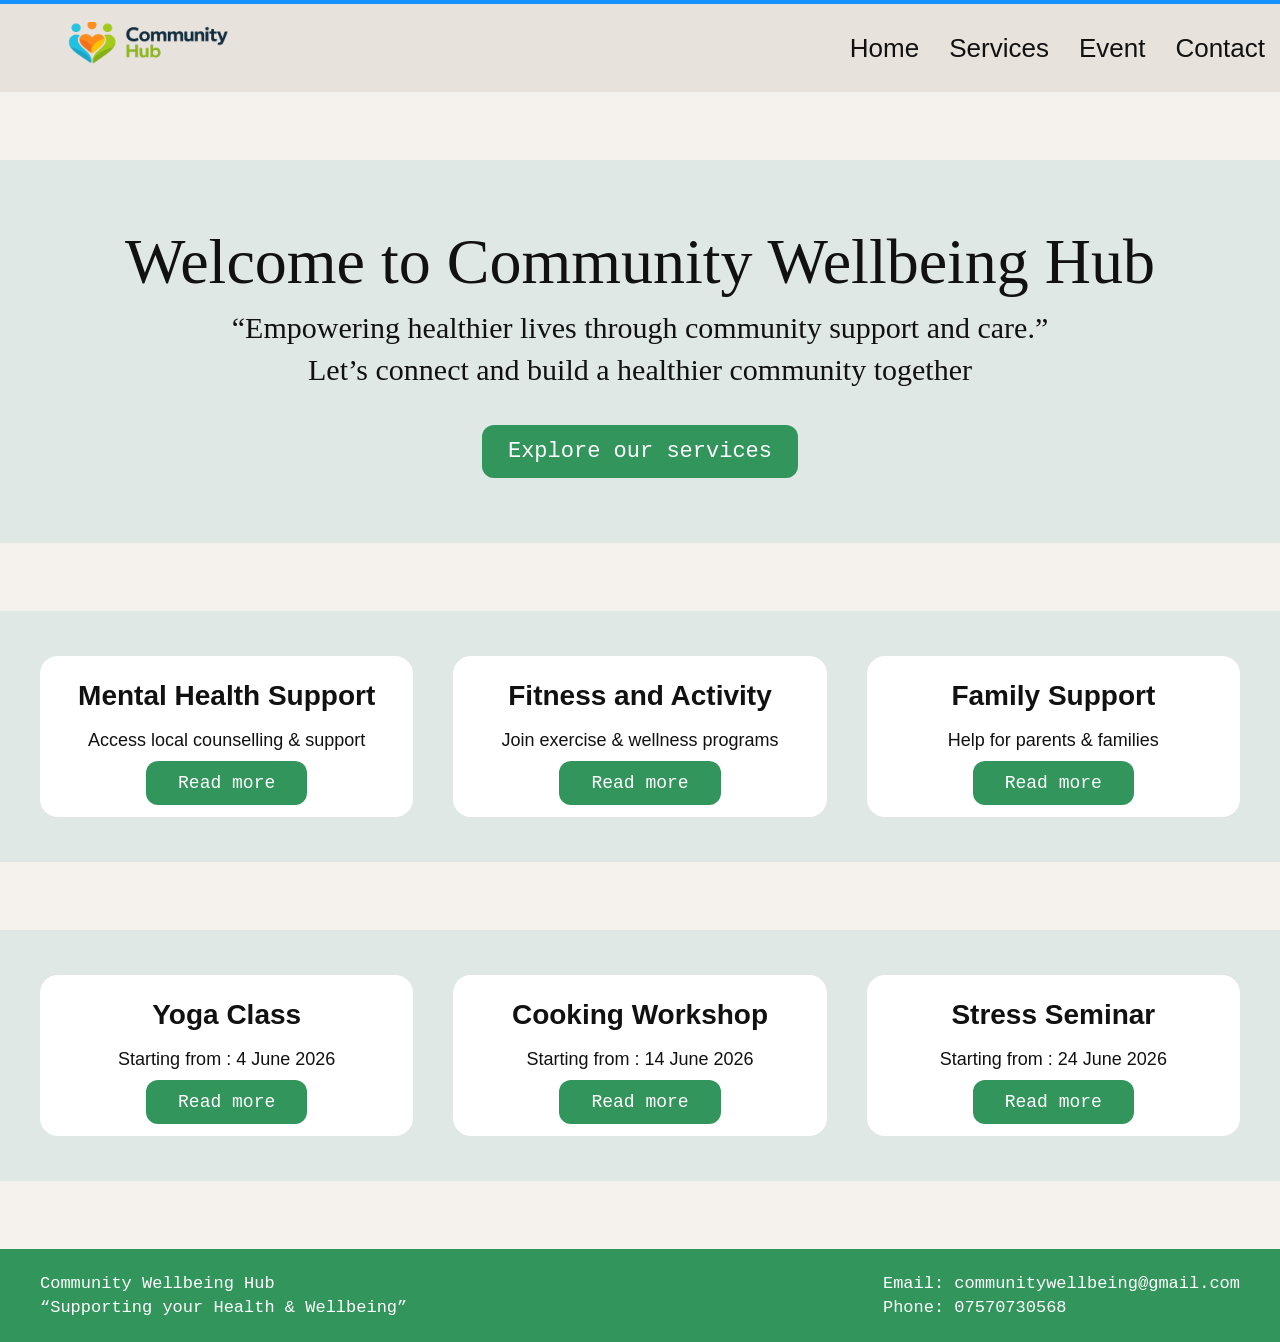
<file: index.html>
<!DOCTYPE html>
<html lang="en"> <!-- just defining the language as english -->
<head>
  <title>Community Wellbeing Hub</title>
  <meta charset="UTF-8"> 
  
  <meta name="viewport" content="width=device-width, initial-scale=1.0"> <!--making webiste workable in mobile as well -->
  <link rel="stylesheet" href="homepage.css" /> <!--connecting homepage file with its css file to import all styling-->
</head>
<body>
  <header class="fornavbar"> <!--starting with navbar section which is in the top of page-->
    <div class="logo-area"> <!-- describing class for logo where logo's image get in -->
      <img src="logo.png" alt="Community Hub Logo" class="logo" height="40" width="50"/> <!-- defining size for logo -->
    </div>

    <button class="hamburger" id="hamburger" aria-label="Toggle navigation">
      <span></span>
      <span></span>
      <span></span>
    </button>

    <nav class="navbar" id="main-navbar">
      <a href="index.html">Home</a> <!-- linking all the webpages with the button from navbar -->
      <a href="servicepage.html">Services</a>
      <a href="eventpage.html">Event</a>
      <a href="contactpage.html">Contact</a>
    </nav>
  </header>

  
  <section class="makinggap"></section> <!-- giving a space or a small gap between two sections -->

 
  <section class="hero">  <!-- now the main section of page i.e. hero section starts -->
    <div class="hero-content">  <!-- defining how the text looks in this section from class called "hero" -->
      <h1>Welcome to Community Wellbeing Hub</h1>  <!-- main headline of homepage -->
      <p>“Empowering healthier lives through community support and care.”</p>  <!-- simple intro line for the website -->
      <p>Let’s connect and build a healthier community together</p>
      <a href="servicepage.html" class="main-btn">Explore our services</a>  <!-- declaring the main button of page where its structure is 
                                                                defined from the class mentioned inside-->
    </div>
  </section>

  
  <section class="makinggap"></section>  <!-- This one will give space between section like it did earlier -->

  
  <section class="card-section"> <!-- creatinhg a section where i can put all those service card in a specfic section -->
    <div class="cards-container">
      <div class="card"> <!-- creating three different cards step by step and adding some text and a button inside it -->
        <h3>Mental Health Support</h3>
        <p>Access local counselling & support</p>
        <a class="card-btn" href="servicepage.html">Read more</a> <!-- making the button clickable by inserting the class inside button -->
      </div>

      <div class="card">
        <h3>Fitness and Activity</h3>
        <p>Join exercise & wellness programs</p>
        <a class="card-btn" href="servicepage.html">Read more</a>
      </div>

      <div class="card">
        <h3>Family Support</h3>
        <p>Help for parents & families</p>
        <a class="card-btn" href="servicepage.html">Read more</a>
      </div>
    </div>
  </section>

  
  <section class="makinggap"></section><!-- Making another gap between two section -->

  
  <section class="card-section"> <!-- defining another section as my service section is over and now starting section for event -->
    <div class="cards-container"> <!-- defining cards structure in the same way I did in service section, so calling same class -->
      <div class="card">
        <h3>Yoga Class</h3>
        <p>Starting from : 4 June 2026</p>
               <a class="card-btn" href="eventpage.html">Read more</a>

      </div>

      <div class="card">
        <h3>Cooking Workshop</h3>
        <p>Starting from : 14 June 2026</p>
                     <a class="card-btn" href="eventpage.html">Read more</a>

      </div>

      <div class="card">
        <h3>Stress Seminar</h3>
        <p>Starting from : 24 June 2026</p>
                       <a class="card-btn" href="eventpage.html">Read more</a>

      </div>
    </div>
  </section>

  
  <section class="makinggap"></section> <!-- again putting another gap between sections -->

 
  <footer class="footer"> <!-- From here footer section starts -->
    <div class="footer-left"> <!-- First we are designing text for left hand side -->
      <p>Community Wellbeing Hub</p>
      <p>“Supporting your Health & Wellbeing”</p>
    </div>

    <div class="footer-right"> <!-- After completing left side, starting with right hand side of footer -->
      <p>Email: communitywellbeing@gmail.com</p>
      <p>Phone: 07570730568</p>
    </div>
  </footer>

  <script src="nav.js"></script> <!-- simple mobile navigation toggle script -->
</body>
</html>
</file>
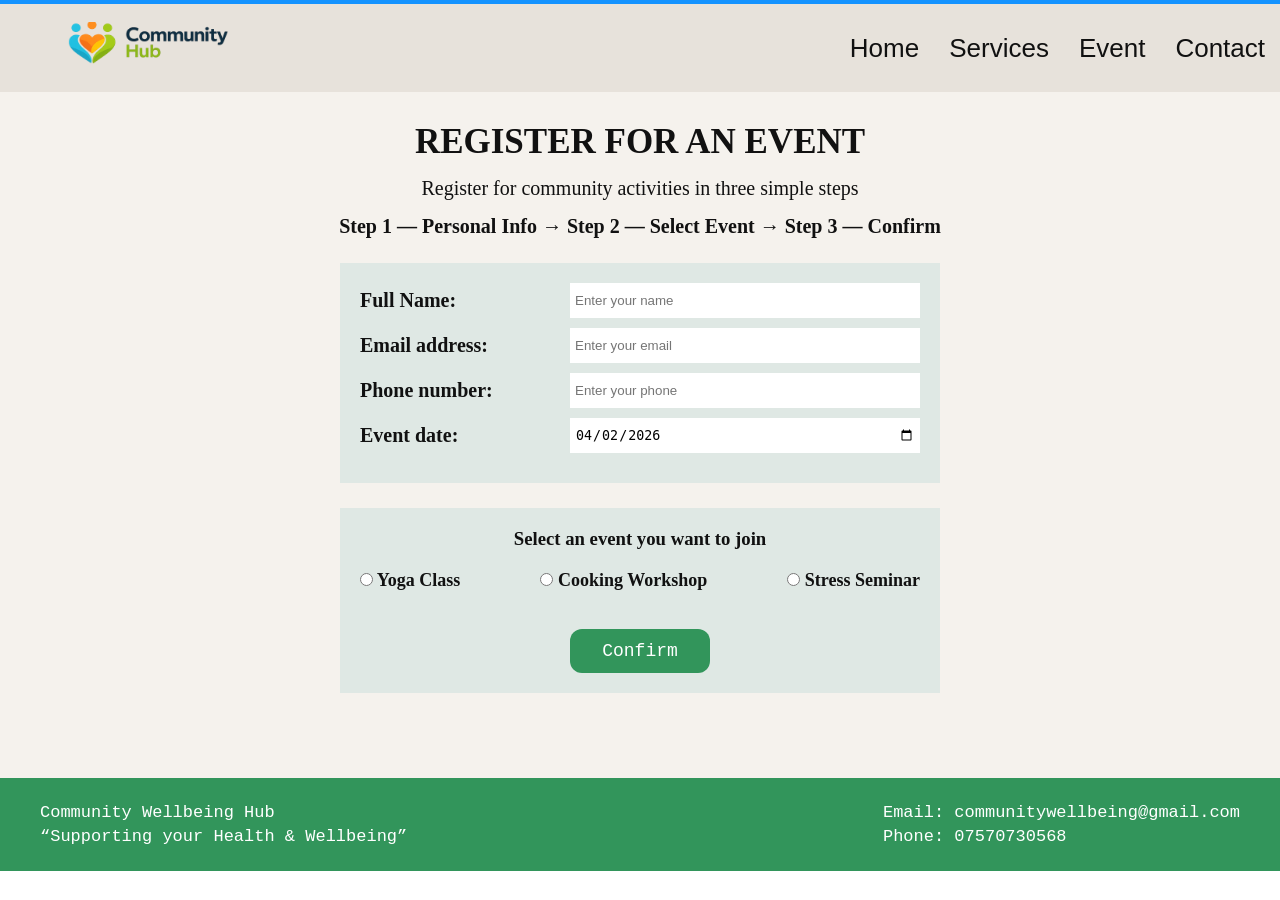
<file: bookingpage.html>
<!DOCTYPE html>
<html lang="en">
<head>
  <meta charset="UTF-8">
  <meta name="viewport" content="width=device-width, initial-scale=1.0">
  <title>Book an Event</title>

  <link rel="stylesheet" href="homepage.css">
  <link rel="stylesheet" href="bookingpage.css">
</head>
<body>

  <header class="fornavbar"> <!--navbar is same as in previous one-->
    <div class="logo-area">
      <img src="logo.png" class="logo" alt="Community Hub Logo">
    </div>

    <button class="hamburger" id="hamburger" aria-label="Toggle navigation" aria-expanded="false">
      <span></span>
      <span></span>
      <span></span>
    </button>

    <nav class="navbar" id="main-navbar">
      <a href="index.html">Home</a>
      <a href="servicepage.html">Services</a>
      <a href="eventpage.html">Event</a>
      <a href="contactpage.html">Contact</a>
    </nav>
  </header>

  <section class="bookmain"> <!--the whole section for booking starts-->
    <h1>REGISTER FOR AN EVENT</h1> <!--creating a header to inform viewer about booking-->
    <p class="booktext">Register for community activities in three simple steps</p> 
    <p class="stepsline">Step 1 — Personal Info → Step 2 — Select Event → Step 3 — Confirm</p> <!--showing steps with arrow symbol-->

    <!-- FORM BOX -->
    <div class="bookbox"> <!--calling the class and creating a form box-->

      <div class="formrow"> <!--the topinc and input boxes are created row by row with the style from class-->
        <label>Full Name:</label>
        <input type="text" id="name" placeholder="Enter your name">
      </div>

      <div class="formrow">
        <label>Email address:</label>
        <input type="email" placeholder="Enter your email">
      </div>

      <div class="formrow">
        <label>Phone number:</label>
        <input type="text" id="phone" placeholder="Enter your phone">
      </div>

      <div class="formrow">
        <label>Event date:</label>
        <input type="date" id="event-date" name="event-date" min="2026-04-02" value="2026-04-02">
      </div>
      </div>


    
    
    <div class="bookbox"> <!--after finishing all input section, time for choosing event-->

      <h3>Select an event you want to join</h3>

      <div class="radioarea"> <!--creating a option like interface so that a user can tick the one they want-->
        <label><input type="radio" name="event"> Yoga Class</label>
        <label><input type="radio" name="event"> Cooking Workshop</label>
        <label><input type="radio" name="event"> Stress Seminar</label>
      </div>

      <button class="card-btn nextbtn" id="confirm-btn">Confirm</button>

    </div>
<div class="ntg"></div> <!--just adding so that the page will cover whole desktop screen-->
  </section>

  

  <footer class="footer">
    <div>
      <p>Community Wellbeing Hub</p>
      <p>“Supporting your Health &amp; Wellbeing”</p>
    </div>

    <div>
      <p>Email: communitywellbeing@gmail.com</p>
      <p>Phone: 07570730568</p>
    </div>
  </footer>

  <script src="nav.js"></script>
  <script>
    document.addEventListener('DOMContentLoaded', function() { // getting buttons ready and allocating its id to variable
      const confirmBtn = document.getElementById('confirm-btn');
      const nameInput = document.getElementById('name');
      const phoneInput = document.getElementById('phone');

      confirmBtn.addEventListener('click', function(e) { //adding click event so that it exectutes after pressing button
        e.preventDefault(); // Prevent any default action

        const name = nameInput.value.trim(); // getting value from name and phone input box and removing extra spaces
        const phone = phoneInput.value.trim();

        // Validate name: only letters and spaces
        if (!/^[a-zA-Z\s]+$/.test(name)) { // making sure name only contains letters and spaces, if not show alert message and stop further execution
          alert('Please enter only text in name field');
          return;
        }

        // Validate phone: only numbers
        if (!/^\d+$/.test(phone)) { // got this regex code from chatgpt, it will check if the phone number contains only digits, if not show alert message and stop further execution
          alert('Please enter only number in phone number field');
          return;
        }

        // If both validations meet than showing the confirmation message below
        alert('Thankyou for submitting your details, you will shortly get confirmation in the provided email');
      });
    });
  </script>
</body>
</html>
</file>
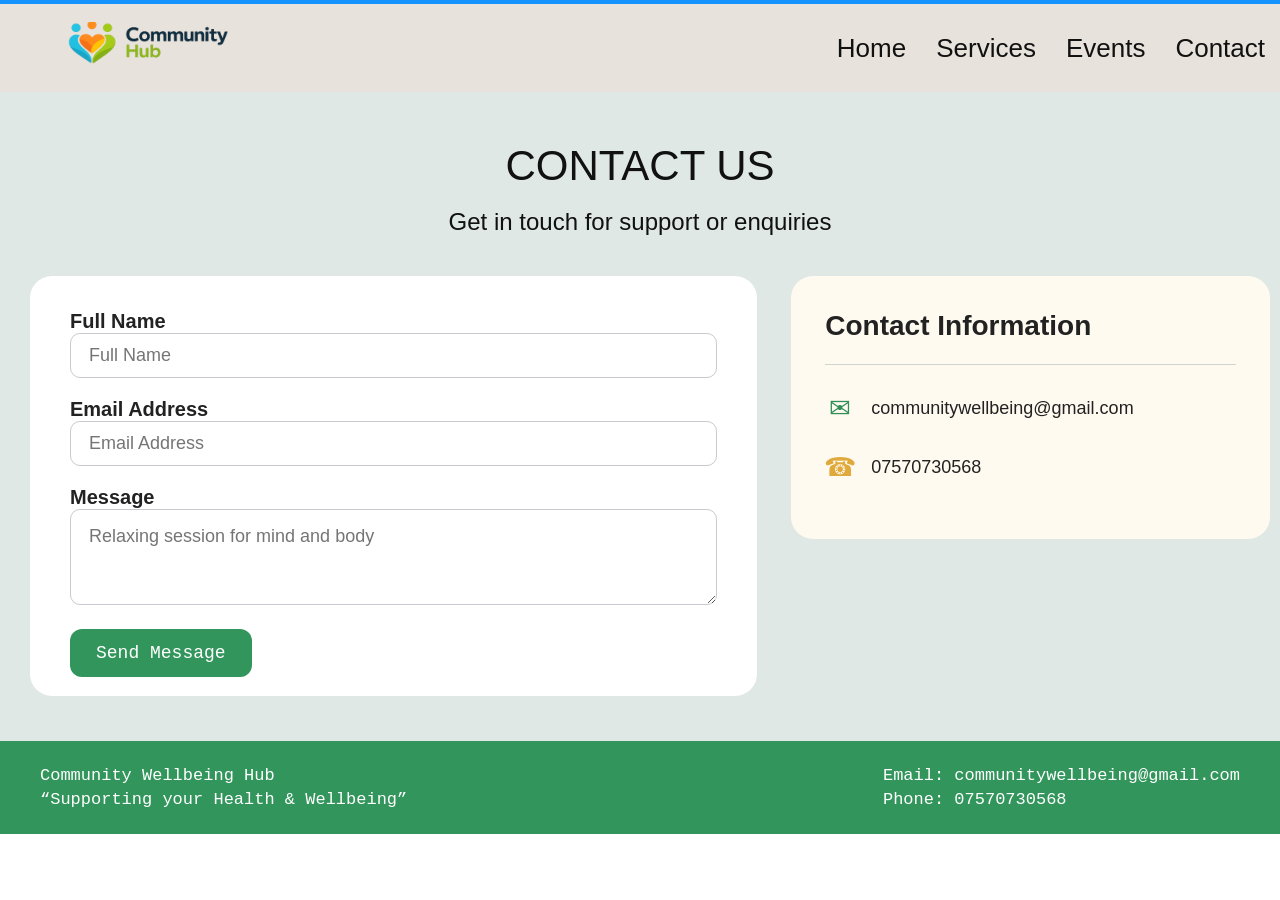
<file: contactpage.html>
<!DOCTYPE html>
<html lang="en">
<head>
  <meta charset="UTF-8">
  <meta name="viewport" content="width=device-width, initial-scale=1.0">
  <title>Contact Page</title>

  
  <link rel="stylesheet" href="homepage.css">
  <link rel="stylesheet" href="contactpage.css">
</head>
<body>

 
  <header class="fornavbar">
    <div class="logo-area">
      <img src="logo.png" alt="Community Hub Logo" class="logo">
    </div>

    <button class="hamburger" id="hamburger" aria-label="Toggle navigation" aria-expanded="false">
      <span></span>
      <span></span>
      <span></span>
    </button>

    <nav class="navbar" id="main-navbar">
      <a href="index.html">Home</a>
      <a href="servicepage.html">Services</a>
      <a href="eventpage.html">Events</a>
      <a href="contactpage.html">Contact</a>
    </nav>
  </header>


  <section class="wholecontactpart"> <!-- starting main region of this page-->
    <h1>CONTACT US</h1> <!-- top heading-->
    <p class="contacttext">Get in touch for support or enquiries</p>

    <div class="wrappingwholelement"> <!-- making sure all elements comes under same class-->

      
      <div class="contactformbox"> <!--starting left box and its element-->

        <div class="inputpart"> <!--one by one writing things to be written in contact text box-->
          <label for="fullname">Full Name</label>
          <input type="text" id="fullname" placeholder="Full Name"> <!--placeholder will decide what to show in box if it's empty-->
        </div>

        <div class="inputpart">
          <label for="email">Email Address</label>
          <input type="email" id="email" placeholder="Email Address">
        </div>

        <div class="inputpart">
          <label for="message">Message</label>
          <textarea id="message" placeholder="Relaxing session for mind and body"></textarea>
        </div>

        <button class="card-btn sendbtn">Send Message</button> <!--making button just for prototype purpose only, not clickable-->
      </div>

      <!-- right info box -->
      <div class="contactinfobox"> <!--this box will display few contact details-->
        <h2>Contact Information</h2>
        <hr>

        <div class="infolinewithsymbol"> <!--writing the contact information part and adding them in same class as we got to put symbol and code together-->
          <span class="icon emailicon">✉</span>
          <p>communitywellbeing@gmail.com</p>
        </div>

        <div class="infolinewithsymbol">
          <span class="icon phoneicon">☎</span>
          <p>07570730568</p>
        </div>
      </div>

    </div>
  </section>

  <!-- footer  same as in previous pages-->
  <footer class="footer">
    <div class="footer-left">
      <p>Community Wellbeing Hub</p>
      <p>“Supporting your Health &amp; Wellbeing”</p>
    </div>

    <div class="footer-right">
      <p>Email: communitywellbeing@gmail.com</p>
      <p>Phone: 07570730568</p>
    </div>
  </footer>

  <script src="nav.js"></script>
</body>
</html>
</file>
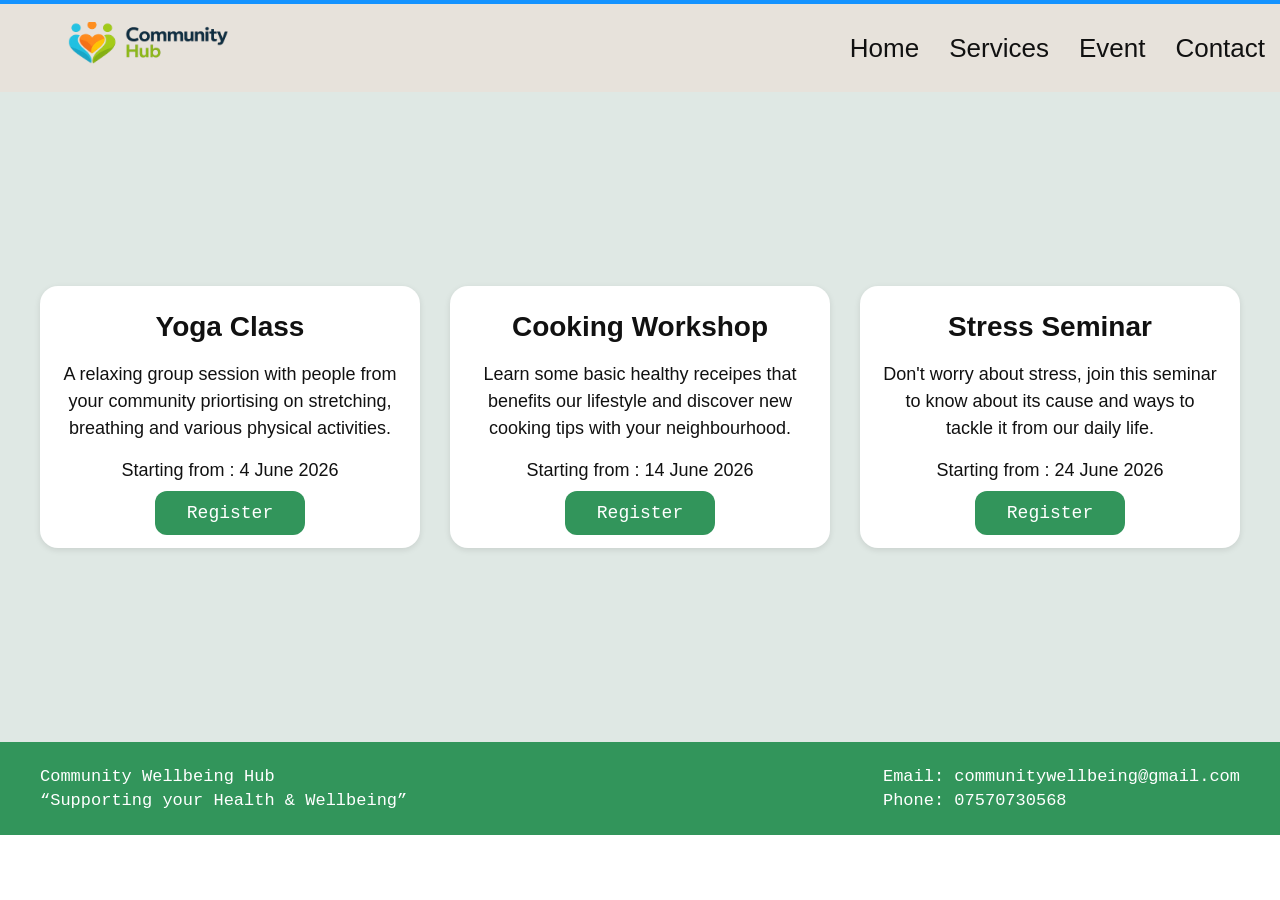
<file: eventpage.html>
<!DOCTYPE html>
<html lang="en">
<head>
  <meta charset="UTF-8">
  <meta name="viewport" content="width=device-width, initial-scale=1.0">
  <title>Event Page</title>

  <link rel="stylesheet" href="homepage.css">
  <link rel="stylesheet" href="eventpage.css"> <!--calling the styles from event.css-->
</head>
<body>

  <header class="fornavbar"> <!--navbar is same like it was in previous pages-->
    <div class="logo-area">
      <img src="logo.png" alt="Community Hub Logo" class="logo">
    </div>

    <button class="hamburger" id="hamburger" aria-label="Toggle navigation" aria-expanded="false">
      <span></span>
      <span></span>
      <span></span>
    </button>

    <nav class="navbar" id="main-navbar">
      <a href="index.html">Home</a>
      <a href="servicepage.html">Services</a>
      <a href="event.html">Event</a>
      <a href="contactpage.html">Contact</a>
    </nav>
  </header>

 

  <section class="eventbackground"> <!--creating a spearate section beween navbar and footer to put event cards-->
    <div class="eventcards"> <!--adding card styles start from here, this one includes all three card-->

      <div class="eventcard"> <!--designing of each cards starts here, that specific class will style the specific event card-->
        <h3>Yoga Class</h3>
        <p class="event-info">
          
          A relaxing group session with people from your community priortising on stretching, breathing and various physical activities.
        </p>
        <p class="event-date">Starting from : 4 June 2026</p>
        <a href="bookingpage.html" class="card-btn">Register</a> <!--linking the button with booking page-->
      </div>

      <div class="eventcard"> <!--reusing the saem created class so that all cards looks similar-->
        <h3>Cooking Workshop</h3>
        <p class="event-info">
          
          Learn some basic healthy receipes that benefits our lifestyle and discover new cooking tips with your neighbourhood.
        </p>
        <p class="event-date">Starting from : 14 June 2026</p>
        <a href="bookingpage.html" class="card-btn">Register</a>
      </div>

      <div class="eventcard">
        <h3>Stress Seminar</h3>
        <p class="event-info">
          
          Don't worry about stress, join this seminar to know about its cause and ways to tackle it from our daily life.
        </p>
        <p class="event-date">Starting from : 24 June 2026</p>
        <a href="bookingpage.html" class="card-btn">Register</a>
      </div>

    </div>
    
  </section>

  

  <footer class="footer"><!--footer is same like it was in previous pages-->
    <div>
      <p>Community Wellbeing Hub</p>
      <p>“Supporting your Health &amp; Wellbeing”</p>
    </div>

    <div>
      <p>Email: communitywellbeing@gmail.com</p>
      <p>Phone: 07570730568</p>
    </div>
  </footer>

</body>
  <script src="nav.js"></script>
</html>
</file>
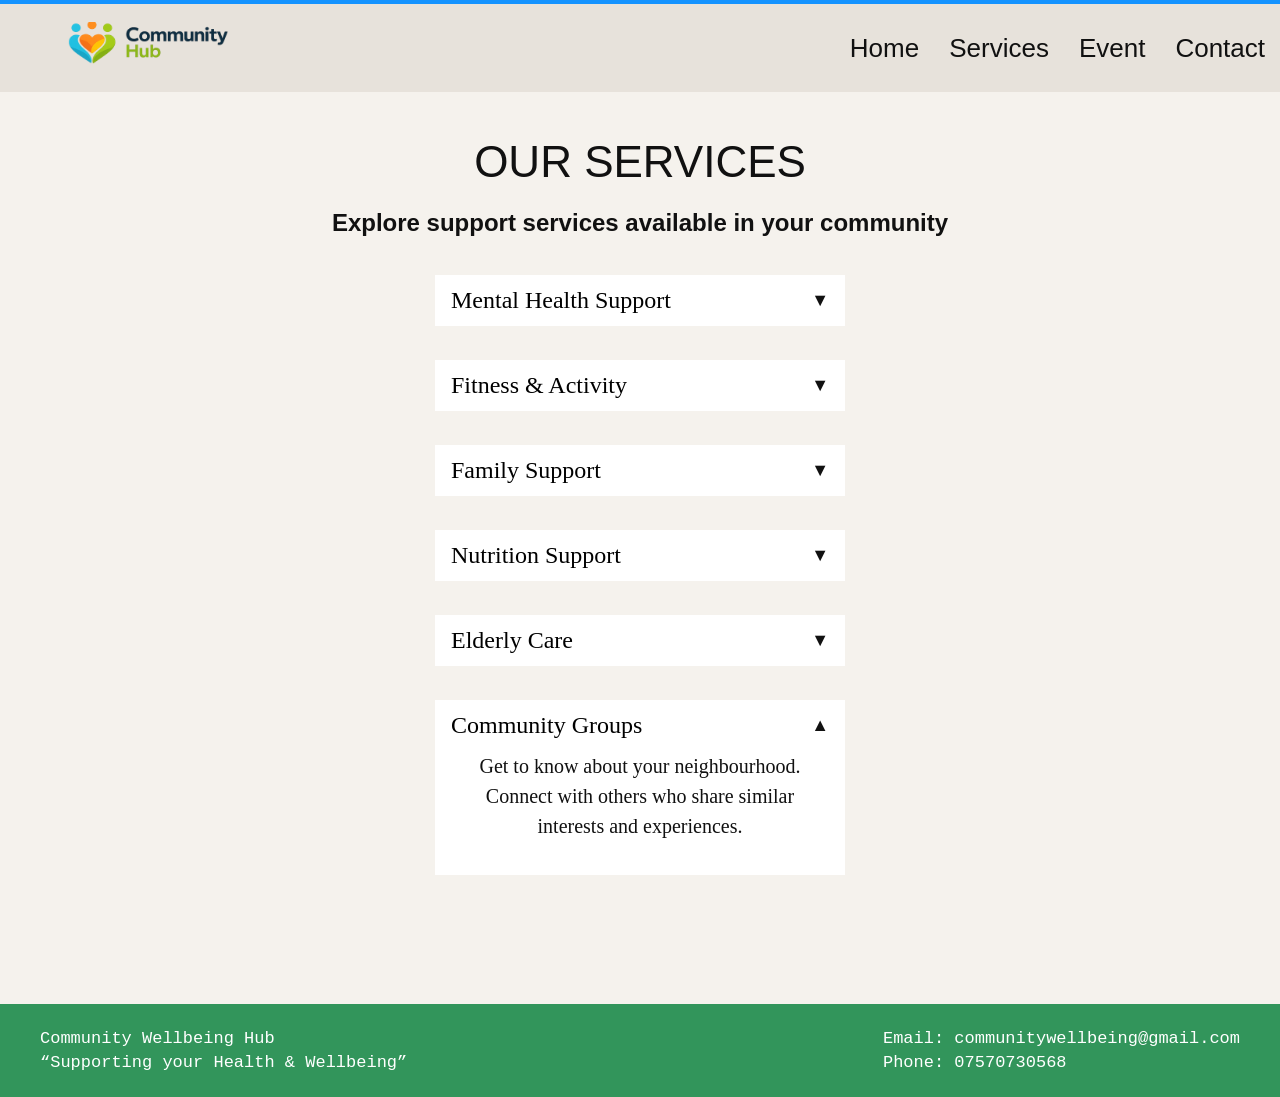
<file: servicepage.html>
<!DOCTYPE html>
<html lang="en"> <!-- just defining the language as english -->
<head>
  <title>Community Wellbeing Hub</title>
  <meta charset="UTF-8"> 
  <meta name="viewport" content="width=device-width, initial-scale=1.0"> <!--making webiste workable in mobile as well -->
  <link rel="stylesheet" href="homepage.css" /> <!--connecting homepage file with its css file to import all styling-->
  <link rel="stylesheet" href="servicepage.css"> <!--importing all styles from service.css-->
</head>
<body>
  <header class="fornavbar"> <!--starting with navbar section which is in the top of page-->
    <div class="logo-area"> <!-- describing class for logo where logo's image get in -->
      <img src="logo.png" alt="Community Hub Logo" class="logo" height="40" width="50"/> <!-- defining size for logo -->
    </div>

    <button class="hamburger" id="hamburger" aria-label="Toggle navigation" aria-expanded="false">
      <span></span>
      <span></span>
      <span></span>
    </button>

    <nav class="navbar" id="main-navbar">
      <a href="index.html">Home</a> <!-- linking all the webpages with the button from navbar -->
      <a href="servicepage.html">Services</a>
      <a href="eventpage.html">Event</a>
      <a href="contactpage.html">Contact</a>
    </nav>
  </header>

<section class="mainarea"> <!--main accordion section of service page starts from here-->
    <h1>OUR SERVICES</h1> <!--delcaring heading of page-->
    <p class="forsubtext">Explore support services available in your community</p> <!--adding some subtext-->

    <div class="accordion-wrap">

      <div class="accordion-item">
        <button class="accordion-title">
          <span>Mental Health Support</span>
          <span class="arrow">▼</span>
        </button>
        <div class="accordion-content">
          <p>Get help from local counsellors, emotional guidance, and advice to improve your wellbeing.</p>
          
        </div>
      </div>

      <div class="accordion-item">
        <button class="accordion-title">
          <span>Fitness &amp; Activity</span>
          <span class="arrow">▼</span>
        </button>
        <div class="accordion-content">
          <p>Join exercise programs and other physical activities to maintain physical health and improve your daily lifestyle.</p>
          
        </div>
      </div>

      <div class="accordion-item">
        <button class="accordion-title">
          <span>Family Support</span>
          <span class="arrow">▼</span>
        </button>
        <div class="accordion-content">
          <p>Receive support for family-related needs including parenting advice, childcare guidance, and family wellbeing.</p>
          
        </div class="acoordion-wrap"> <!--this one will held all items together-->
      </div>

      <div class="accordion-item"> <!--starting with the first accordion item-->
        <button class="accordion-title"> <!--making the title clickable by calling the function-->
          <span>Nutrition Support</span>
          <span class="arrow">▼</span> <!--keeping the arrow icon is closed form-->
        </button>
        <div class="accordion-content"> <!--keeping the content hidden by default-->
          <p>Get professional advice on balanced diet and healthy eating from our qualified nutritionist to improve your overall health.</p>
          
        </div>
      </div>

      <div class="accordion-item"> <!--the same thing has been repeated on all six services-->
        <button class="accordion-title">
          <span>Elderly Care</span>
          <span class="arrow">▼</span>
        </button>
        <div class="accordion-content">
          <p>Dedicated services for elderly people including daily care and community engagement activities.</p>
          
        </div>
      </div>

      <div class="accordion-item active">
        <button class="accordion-title">
          <span>Community Groups</span>
          <span class="arrow">▲</span>
        </button>
        <div class="accordion-content show">
          <p> Get to know about your neighbourhood. Connect with others who share similar interests and experiences.</p>
          
        </div>
      </div>

    </div>
  </section>
  <footer class="footer"> <!-- From here footer section starts -->
    <div class="footer-left"> <!-- First we are designing text for left hand side -->
      <p>Community Wellbeing Hub</p>
      <p>“Supporting your Health & Wellbeing”</p>
    </div>

    <div class="footer-right"> <!-- After completing left side, starting with right hand side of footer -->
      <p>Email: communitywellbeing@gmail.com</p>
      <p>Phone: 07570730568</p>
    </div>
  </footer>

  <script src="nav.js"></script> 
  <script src="servicepage.js"></script> <!--calling the script for service page-->
  <!-- simple mobile navigation toggle script -->
</body>
</html>
</file>
<file: homepage.css>
* {  /* making sure that default spacing for all elements is 0 */
  margin: 0;
  padding: 0;
  box-sizing: border-box;
}

body { /* defining the style of whole body part of homepage */
  font-family: Georgia, serif; /* defining font for all words in body parts but maybe some exception */
  background-color: #ffffff; /* defining background color as white for default body part*/
  color: #111; /* Defining color of text inside the homepage*/
}


.fornavbar { /*this part will create a style for the navbar which is on top of page*/
  width: 100%; /* defining length so that it covers whole deskptop screen*/
  background-color: #e7e2db; /* defining specific background colour for navbar as default colour of whole page is white*/
  border-top: 4px solid #1493ff; /* adding a border between website and browser's interface to differentiate its existence*/
  display: flex; /* it will make sure the logo stays inside navbar*/
  justify-content: space-between; /* will make sure that elements of left be at left along with right one*/
  align-items: center; /* it will vertically put elements in middle*/
  padding: 18px 0px; /* defines iner spacing for the elements in navbar*/
  padding-right: 15px;
}

.logo-area {
  display: flex; /* makes logo and text side by side and avoid disturbance*/
  align-items: center; /* put the logo in center vertically*/
  gap: 0px; /* removing the gap between logo and text*/
}

.logo {
  width: 300px; /* defining width of logo's image*/
  height: 52px; /* likewise defining the height of logo*/
  object-fit: cover;  /* make sure logo will cover whole navbar space */
}

.hamburger {
  display: none;
  background: transparent;
  border: 0;
  cursor: pointer;
  padding: 10px;
  margin-left: 12px;
  flex-direction: column;
  gap: 5px;
}

.hamburger span {
  display: block;
  width: 24px;
  height: 2px;
  background-color: #111;
  border-radius: 1px;
}

.navbar {
  display: flex; /* makes sure that elemnts in navar is align in a row*/
  gap: 30px; /* this is the gap between elements of RHS of navbar*/
}

.navbar a {
  text-decoration: none; /* removes the underline from menu's element as it shows udnerline coz it is a links*/
  color: #111; /* defining colour of text in navbar*/
  font-size: 26px; /* defining font size of text*/
  font-family: Arial, sans-serif; /* defining font style for that text*/
  transition: 0.3s ease; /* estimate time for button to react after pointer gets on it*/
}

.navbar a:hover { /* defining the characteristics of hover*/
  color: #2f8f57; /* defining which colour the text changes into after it gets hovered by pointer*/
}


.makinggap { /* defining the gap between the section */
  height: 68px; /* defining how long the height be*/
  background-color: #f5f2ed; /* filling color in that gap*/
}


.hero { /* here the styling for hero section starts*/
  background-color: #dfe8e4; /* putting background of hero section as light green-grey*/
  padding: 65px 20px; /* defining the spacing between elements of hero space, 65px is for top-bottom and 20px is for left-right*/
  text-align: center; /* putting all text in the center*/
}

.hero-content h1 { /* styling the heading of hero section*/
  font-size: 64px; 
  font-weight: normal; /* making sure text doesn't look too heavy*/
  margin-bottom: 12px; /* spacing the main heading from sub heading/text*/
}

.hero-content p { /* defining style of subtext from hero section*/
  font-size: 30px;
  margin-bottom: 8px; /* spacing between subtext and button which is right below that text*/
}

.main-btn { /* styling the big main button of herosection*/
  margin-top: 30px; /* putting some space between the button and subtext which is above that button*/
  background-color: #32955b;
  color: white;
  border: none; /* avoiding any button around the button*/
  border-radius: 12px; /* curving the corners so that button looks rounded*/
  padding: 14px 26px; /* defining inner spacing in that button*/
  font-size: 22px;
  font-family: "Courier New", monospace;
  cursor: pointer; /* changing the shape of pointer when*/
  transition: 0.3s ease;
  text-decoration: none;      /* removes underline */
  display: inline-block;      /* makes it behave like a button */
  text-align: center;         /* centers text inside button */
}

.main-btn:hover { /* changing colour of the button while hovering*/
  background-color: #267648;
}


.card-section { /* from here the styling of cad section begins*/
  background-color: #dfe8e4;
  padding: 45px 40px; /* maintaining space between cards and whole card section area from top-bottom and right-left*/
}

.cards-container { /* styling for the card containing section*/
  max-width: 1300px; /* making it wide sothat it looks clean*/
  margin: auto; /* make all card in center automatically*/
  display: flex; /* helps to fit all cards in a same row*/
  grid-template-columns: repeat(3, 1fr);
  gap: 40px; /* spacing between cards in card section*/
}

.card { /* styling for the card*/
  background-color: #ffffff;
  width: 100%; /* declaring width of each card so that it fits on a row*/
  min-width: 280px; /* prevents card from becoming too small as width is declarde from % so it may be small based on full width */
  border-radius: 18px; /* makes the corners of each card wounded*/
  text-align: center; /* making text in center*/
  padding: 24px 18px; /* spacing of elements inside the card from card's border*/
}

.card h3 { /* styling the text of card headings*/
  font-size: 28px;
  margin-bottom: 18px; /* separating the text from the subtext below it*/
  font-family: Arial, sans-serif;
  font-weight: 700;
}

.card p { /* styling subtext of card*/
  font-size: 18px;
  margin-bottom: 22px; /* putting some space between button and subtext */
  font-family: Arial, sans-serif;
}

.card-btn { /* styling the button that is located inside each card*/
  background-color: #32955b;
  color: white;
  border: none;
  text-decoration: none;
  border-radius: 12px; /* giving button a round shape by altering its radius*/
  padding: 12px 32px; /* declaring the position of card from all side*/
  font-size: 18px;
  font-family: "Courier New", monospace;
  cursor: pointer; /* changing the symbol of button like before */
  transition: 0.3s ease; /*  will say after how many time interval the hovering works*/
}

.card-btn:hover { /* changing the color of button when it is hovered*/
  background-color: #267648;
}


.footer { /* styling the footer of the webpage */
  background-color: #32955b;
  color: white;
  display: flex; /* making all the elements of footer in a same row*/
  justify-content: space-between;
  align-items: center;
  padding: 20px 40px; /* adding some space to the elements of footer from all sides*/
  font-family: "Courier New", monospace;
}

.footer p { /* for the text written inside footer */
  font-size: 17px;
  margin: 5px 0;
}
/* ================= MOBILE RESPONSIVE ================= */
/* ================= FINAL MOBILE OVERRIDE ================= */
@media screen and (max-width: 768px) {
  html,
  body {
    width: 100%;
    overflow-x: hidden;
  }

  * {
    max-width: 100%;
    box-sizing: border-box;
  }

  img {
    max-width: 100%;
    height: auto;
    display: block;
  }

  .fornavbar {
    flex-direction: column;
    align-items: center;
    justify-content: center;
    gap: 12px;
    padding: 14px 14px;
  }

  .logo-area {
    width: 100%;
    justify-content: center;
  }

  .logo {
    width: min(220px, 75vw) !important;
    height: auto !important;
    object-fit: contain;
  }

  .hamburger {
    display: flex;
    align-items: center;
    justify-content: center;
  }

  .navbar {
    width: 100%;
    flex-wrap: wrap;
    justify-content: center;
    gap: 14px 18px;
    display: none;
    flex-direction: column;
  }

  .navbar.open {
    display: flex;
  }

  .navbar a {
    font-size: 18px;
    line-height: 1.3;
  }

  .makinggap {
    height: 22px;
  }

  .hero {
    padding: 34px 16px;
  }

  .hero-content h1 {
    font-size: 30px;
    line-height: 1.2;
    word-break: break-word;
  }

  .hero-content p {
    font-size: 18px;
    line-height: 1.5;
  }

  .main-btn {
    width: 100%;
    max-width: 260px;
    font-size: 17px;
    padding: 12px 18px;
    margin-top: 20px;
  }

  .card-section {
    padding: 24px 14px;
  }

  .cards-container {
    display: flex;
    flex-direction: column;
    gap: 18px;
    max-width: 100%;
  }

  .card {
    width: 100%;
    min-width: 0;
    padding: 20px 16px;
  }

  .card h3 {
    font-size: 22px;
    line-height: 1.3;
  }

  .card p {
    font-size: 16px;
    line-height: 1.5;
  }

  .card-btn {
    display: inline-block;
    width: 100%;
    max-width: 220px;
    font-size: 16px;
    padding: 12px 18px;
  }

  .footer {
    flex-direction: column;
    text-align: center;
    gap: 12px;
    padding: 18px 14px;
  }

  .footer-left,
  .footer-right {
    width: 100%;
  }

  .footer p {
    font-size: 15px;
    line-height: 1.5;
    word-break: break-word;
  }
}
</file>
<file: bookingpage.css>
.bookmain { /* this class will specify whole booking space*/
  background-color: #f5f2ed; /*this one will specify background colour of booking space*/
  text-align: center; /*centers all the text in booking space*/
  padding: 30px 20px; /* adds space inside section from top-bottom and right-left*/
}

.hamburger {
  display: none;
  background: transparent;
  border: 0;
  cursor: pointer;
  padding: 10px;
  flex-direction: column;
  gap: 5px;
}

.hamburger span {
  display: block;
  width: 24px;
  height: 2px;
  background-color: #111;
  border-radius: 1px;
}

.navbar.open {
  display: flex;
}

.ntg {
  background-color: #f5f2ed;  /*just adding some colors in empty specified space*/
  height: 30px;
}

.bookmain h1 { /*main heading for booking space*/
  font-size: 35px;
  margin-bottom: 15px; /*adds space below the heading text*/
}

.booktext { /* styling for the subtext below */
  font-size: 20px; 
  margin-bottom: 15px; /* the gap between subtext and the line below*/
}

.stepsline { /*styling for the flow line of text*/
  font-size: 20px;
  margin-bottom: 25px; /*get space below the subtext*/
  font-weight: bold;
}

.bookbox { /*this will style the whole input box of form*/
  width: 600px;
  background-color: #dfe8e4;
  margin: 25px auto; /*add space between top-bottom and centers the box horizontally*/
  padding: 20px; /*this is the inner spacing of box*/
}

.formrow { /*designs the rows inside form box*/
  display: flex;  /*make sure that label and input in one row*/
  justify-content: space-between; /*put label to left and input section to right*/
  align-items: center;  /*align both items in center*/
  margin-bottom: 10px; /*stes constant gap between each row*/
}

.formrow label {  /*styling label part from the form box*/
  font-size: 20px;
  font-weight: bold;
}

.formrow input { /*styling input part from the form box*/
  width: 350px; /*setting width of input box*/
  height: 35px; /*similarly setting height*/
  padding: 5px; /*make sure that there is inner space betwen text and box*/
  border: none; /*removes the default border*/
  outline: none; /*removes the default outline shown on click*/
}

.radioarea {  /*styling the event options*/
  display: flex; /*making all options in a row*/
  justify-content: space-between; /*spreads all options with equal*/
  margin: 20px 0; /*add some space on top-bottom of options*/
  font-size: 18px;
  font-weight: bold;
}

.nextbtn {
  margin-top: 18px; /*gap between button and options*/
}
/* ================= MOBILE RESPONSIVE ================= */
/* ================= FINAL MOBILE OVERRIDE ================= */
@media screen and (max-width: 768px) {
  html,
  body {
    width: 100%;
    overflow-x: hidden;
  }

  .bookmain {
    padding: 24px 14px !important;
  }

  .ntg {
    height: 14px !important;
  }

  .bookmain h1 {
    font-size: 28px;
    line-height: 1.2;
    word-break: break-word;
  }

  .booktext {
    font-size: 17px;
    line-height: 1.5;
  }

  .stepsline {
    font-size: 16px;
    line-height: 1.6;
  }

  .bookbox {
    width: 100% !important;
    max-width: 100% !important;
    margin: 18px auto !important;
    padding: 18px 14px !important;
  }

  .formrow {
    display: flex;
    flex-direction: column;
    align-items: flex-start;
    gap: 8px;
    margin-bottom: 14px;
  }

  .formrow label {
    font-size: 17px;
    line-height: 1.4;
  }

  .formrow input {
    width: 100% !important;
    height: 42px !important;
    font-size: 16px;
  }

  .radioarea {
    display: flex;
    flex-direction: column;
    align-items: flex-start;
    gap: 12px;
    font-size: 16px;
  }

  .radioarea label {
    line-height: 1.5;
  }

  .nextbtn {
    width: 100%;
    max-width: 220px;
    margin-top: 14px !important;
    font-size: 16px;
    padding: 12px 18px;
  }

  .hamburger {
    display: flex;
    align-items: center;
    justify-content: center;
  }

  .navbar {
    display: none;
    flex-direction: column;
    align-items: center;
    gap: 14px;
    width: 100%;
    margin-top: 10px;
  }

  .navbar.open {
    display: flex;
  }
}
</file>
<file: contactpage.css>
.wholecontactpart { /*this class will cover whole section of conatct page below navbar */
  background-color: #dfe8e4; /* setting the color of contact page like previous one*/
  padding: 50px 30px 45px 30px; /* allocating spcae inside section from all four sides*/
  text-align: center; /* putting all those text in center */
}

.wholecontactpart h1 { /* starting the heading part*/
  font-size: 42px;
  font-family: Arial, sans-serif;
  font-weight: normal; /* it will make the text looks normal, as h1 will make everything bold*/
  margin-bottom: 18px; /* giving some gap between subtext and the heading one */
}

.contacttext { /* design the subtext*/
  font-size: 24px;
  font-family: Arial, sans-serif;
  margin-bottom: 40px; /* giving gap between boxes and subtext*/
}

.wrappingwholelement { /* wrapping both boxes in same field*/
  width: 1240px; /* allocating total width for box areas*/
  margin: 0 auto; /* making margin 0 will make the whole layout horizontally */
  display: flex; /*  flex means to align those elemnts of pages in same line*/
  justify-content: space-between;  /* gives gap between filling box and contaxt box*/
  align-items: flex-start; /* aligning boxes from top*/
  gap: 34px; /* gap between two boxes*/
}

.contactformbox { /* this one is for the box where client will fill information*/
  width: 745px;
  height: 420px;
  background-color: #ffffff;
  border-radius: 22px; /*curving the corner of boxes*/
  padding: 34px 40px 36px 40px; /* inner spacing of the box*/
  text-align: left; 
  
}

.inputpart { /* for all the lines where input fields are there */
  margin-bottom: 20px;  /* space between each input element*/
}

.inputpart label { /* design for the text in label*/
  font-size: 20px;
  font-family: Arial, sans-serif;
  font-weight: bold;
  margin-bottom: 12px;
  color: #222;
}

.inputpart input { /* designing the text field where information are asked*/
  width: 100%; /* making it same as width of box*/
  height: 45px;
  border: 1px solid #c7cbcf; /*giving thickness for the lines of text box */
  border-radius: 10px;
  padding: 0 18px; /* inner horizontal spacing for the text box*/
  font-size: 18px;
  font-family: Arial, sans-serif;
  color: #333;
  background-color: #ffffff;
}

.inputpart textarea { /* this one is for the exact place where client will put messages*/
  width: 100%;
  height: 96px;
  border: 1px solid #c7cbcf;
  border-radius: 10px;
  padding: 16px 18px;
  font-size: 18px;
  font-family: Arial, sans-serif;
  color: #333;
  background-color: #ffffff;
  
}

.sendbtn { /* for the button in the form box*/
 
  padding: 14px 26px; /* giving perfect size for button*/
  font-size: 18px;
}

.contactinfobox { /* now the second boc designing starts*/
  width: 490px;
  background-color: floralwhite;
  border-radius: 22px;
  padding: 34px 34px 28px 34px; /* giving inner spacing to that box so that its shape looks good*/
  text-align: left;
  
}

.contactinfobox h2 { /* heading of that contact box*/
  font-size: 28px;
  font-family: Arial, sans-serif;
  margin-bottom: 22px;
  color: #222;
}

.contactinfobox hr { /* for smal line isnide the box*/
  border: none; /* removing default border that shows in text*/
  border-top: 1px solid #cfd5d1;
  margin-bottom: 28px;
}

.infolinewithsymbol { /* for all the info rows in box */
  display: flex;
  align-items: center; /* centers element vertically*/
  gap: 16px; /* giving space between text and icon*/
  margin-bottom: 28px; /* space between each rows*/
}

.infolinewithsymbol p { /* text inside contact box */
  font-size: 18px;
  font-family: Arial, sans-serif;
  color: #222;
  margin: 0; /* removig all default margin*/
}

.icon {
  display: inline-flex; /* makes sure both icons align with text next to it  */
  align-items: center; /* centering icon vertically*/
  justify-content: center; /* centering element horizontally*/
  font-size: 26px;
  width: 30px; /* giving exact width for alignment*/
}

.emailicon {
  color: #2f8f57;
}

.phoneicon {
  color: #e0a93b;
}
/* ================= MOBILE RESPONSIVE ================= */
/* ================= FINAL MOBILE OVERRIDE ================= */
@media screen and (max-width: 768px) {
  html,
  body {
    width: 100%;
    overflow-x: hidden;
  }

  .wholecontactpart {
    padding: 28px 14px !important;
  }

  .wholecontactpart h1 {
    font-size: 30px;
    line-height: 1.2;
  }

  .contacttext {
    font-size: 18px;
    line-height: 1.5;
    margin-bottom: 22px !important;
  }

  .wrappingwholelement {
    width: 100% !important;
    display: flex;
    flex-direction: column;
    gap: 18px;
  }

  .contactformbox,
  .contactinfobox {
    width: 100% !important;
    min-width: 0 !important;
  }

  .contactformbox {
    height: auto !important;
    padding: 20px 16px !important;
  }

  .contactinfobox {
    padding: 22px 16px !important;
  }

  .contactinfobox h2 {
    font-size: 22px;
    line-height: 1.3;
  }

  .inputpart {
    margin-bottom: 16px;
  }

  .inputpart label {
    display: block;
    font-size: 17px;
    margin-bottom: 8px;
  }

  .inputpart input,
  .inputpart textarea {
    width: 100% !important;
    font-size: 16px;
  }

  .inputpart input {
    height: 42px;
    padding: 0 14px;
  }

  .inputpart textarea {
    height: 100px;
    padding: 12px 14px;
    resize: vertical;
  }

  .sendbtn {
    width: 100%;
    max-width: 220px;
    font-size: 16px;
    padding: 12px 18px;
  }

  .infolinewithsymbol {
    align-items: flex-start;
    gap: 10px;
    margin-bottom: 18px;
  }

  .infolinewithsymbol p {
    font-size: 16px;
    line-height: 1.5;
    word-break: break-word;
  }

  .icon {
    font-size: 20px;
    width: 22px;
    flex-shrink: 0;
    margin-top: 2px;
  }
}
</file>
<file: eventpage.css>
.eventbackground {
  background-color: #dfe8e4; 
  padding: 194px 0; /* making space above and below the cards, ignoreing sides*/
}

.eventcards {
  width: 1200px;
  margin: 0 auto; /* helps to put card in a center automatically */
  display: flex; /* uses flexlayout and make all card aligned*/
  justify-content: space-between; /* will align each card evenly in a row*/
  gap: 30px; /* this is the space between each cards*/
}

.eventcard { /* all of the functionality same as from the service.css*/
  width: 32%;
  background-color: #ffffff;
  border-radius: 18px;
  text-align: center;
  padding: 25px 20px;
  box-shadow: 0 2px 6px rgba(0, 0, 0, 0.1);
  min-height: 260px;
}

.eventcard h3 {
  font-size: 28px;
  margin-bottom: 18px;
  font-family: Arial, sans-serif;
  font-weight: 700; /* making heading look like heading by maming it bold*/
}

.event-info {
  font-size: 18px;
  line-height: 1.5; /* making info text from all page look of same gap*/
  margin-bottom: 18px;
  font-family: Arial, sans-serif;
}

.event-date {
  font-size: 18px;
  margin-bottom: 22px;
  font-family: Arial, sans-serif;
}
/* ================= MOBILE RESPONSIVE ================= */
/* ================= FINAL MOBILE OVERRIDE ================= */
@media screen and (max-width: 768px) {
  html,
  body {
    width: 100%;
    overflow-x: hidden;
  }

  .eventbackground {
    padding: 24px 14px !important;
  }

  .eventcards {
    width: 100% !important;
    margin: 0 auto !important;
    display: flex;
    flex-direction: column;
    gap: 18px;
  }

  .eventcard {
    width: 100% !important;
    min-width: 0 !important;
    padding: 20px 16px !important;
    min-height: auto !important;
  }

  .eventcard h3 {
    font-size: 22px;
    line-height: 1.3;
  }

  .event-info,
  .event-date {
    font-size: 16px;
    line-height: 1.5;
    word-break: break-word;
  }

  .eventcard .card-btn {
    display: inline-block;
    width: 100%;
    max-width: 220px;
    padding: 12px 18px;
    font-size: 16px;
  }
}
</file>
<file: servicepage.css>
.mainarea { /* styling beigns for main service section*/
  background-color: #f5f2ed; /*adding color for whole background page*/
  text-align: center; /*trying to keep everything in center*/
  padding: 45px 20px 95px 20px; /*adding some space from all sides of service section*/
}

.mainarea h1 { /*styling for the main heading of service page*/
  font-size: 44px;
  font-family: Arial, sans-serif;
  font-weight: normal;
  margin-bottom: 22px; /*adding some gap between heading and subtext*/
}

.forsubtext {  /*styling the subtext below heading*/
  font-size: 24px;
  font-family: Arial, sans-serif;
  font-weight: bold;
  margin-bottom: 38px;
}

.accordion-wrap { /*wrapper holding all sections of accrodion*/
  width: 410px; /*allocating width of whole all accordion*/
  margin: 0 auto; /*centering the accordion automatically*/
}

.accordion-item { /*refers to each box of accordion*/
  background-color: #ffffff;
  margin-bottom: 34px; /*gap between two accordion items*/
}

.accordion-title { /*styling each title of accordion*/
  width: 100%;
  background-color: #ffffff;
  border: none;
  padding: 12px 16px; /*giving space from all sides*/
  font-size: 24px;
  font-family: Georgia, serif;
  cursor: pointer; /*changing the symbol of pointer*/
  display: flex; /*making title and arrow aligned*/
  justify-content: space-between;
  align-items: center;
}

.arrow { /*styling that small arrow icons*/
  font-size: 18px;
  color: #111;
}

.accordion-content { /*styling text written inside each accordion item*/
  display: none;
  background-color: #ffffff;
  padding: 0 20px 18px 20px;
  text-align: center;
}

.accordion-content.show { /*this one executes when accordion is open, visible and make content looks like a block*/
  display: block;
}

.accordion-content p { /*styling text of all hidden content*/
  font-size: 20px;
  font-family: Georgia, serif;
  line-height: 1.5;
  margin-bottom: 16px;
}



@media screen and (max-width: 768px) { /*this part execute is screenm size is less than 768px*/
  .mainarea { /*reducing padding for small screen*/
    padding: 30px 14px 45px 14px;
  }

  .mainarea h1 { /*decreasing font size for small screens step by step from all way*/
    font-size: 30px;
    line-height: 1.2;
  }

  .forsubtext {
    font-size: 18px;
    line-height: 1.5;
    margin-bottom: 25px;
  }

  .accordion-wrap {
    width: 100%;
    max-width: 360px;
  }

  .accordion-item {
    margin-bottom: 18px;
  }

  .accordion-title {
    font-size: 20px;
    padding: 12px 14px;
  }

  .accordion-content {
    padding: 0 14px 16px 14px;
  }

  .accordion-content p {
    font-size: 17px;
  }

  .learn-btn {
    width: 100%;
    max-width: 220px;
  }
}
@media screen and (max-width: 768px) { 
  html,
  body {
    width: 100%;
    overflow-x: hidden; /*prevent horizintal scrolling on mobile screen*/
  }

  .mainbackground {
    padding: 24px 14px !important; /* reducing padding from small screens*/
  }

  .okok {
    width: 100% !important;
    margin: 0 auto !important;
    display: flex;
    flex-direction: column; /*aligning items in a clumn as mobile can't fit everything vertically*/
    gap: 18px;
  }

  .lala {
    width: 100% !important;
    min-width: 0 !important;
    margin-bottom: 0 !important; 
    padding: 20px 16px !important;
    min-height: auto !important;
  }

  .lala h3 {
    font-size: 22px;
    line-height: 1.3;
  }

  .lala p {
    font-size: 16px;
    line-height: 1.5;
    word-break: break-word; /*make sure long words get broken and don't overflow in a long line*/
  }
}
</file>
